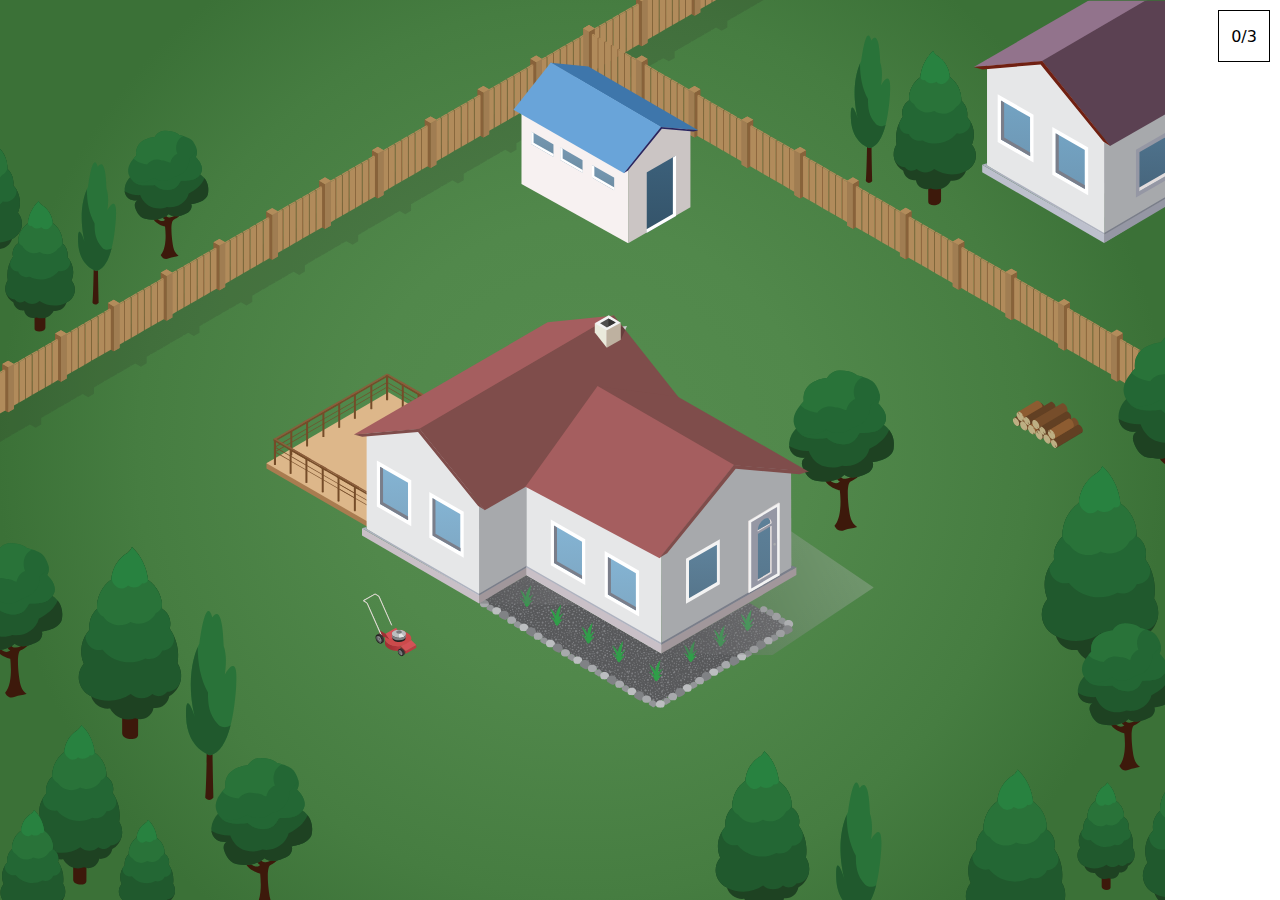
<file: index.html>
<!DOCTYPE html>
<html lang="en">

<head>
  <meta charset="UTF-8">
  <meta http-equiv="X-UA-Compatible" content="IE=edge">
  <meta name="viewport" content="width=device-width, initial-scale=1.0">
  <title>BBY-07</title>
  <link rel="stylesheet" href="./styles/style.css">
</head>

<body>
  <div id="container">
    <button id="back-button">
      back
    </button>
    <div id="task-counter">
      <div id="task-counter-text">
        <p><span id="task-counter-number">0/3</span></p>
      </div>
    </div>
    <div id="background-container">
      <div id="background">
        <div id="items">
          <img id="lawnmower" src="./images/lawnmower.svg" alt="lawnmower">
        </div>
        <img id="background-image" src="./images/background.svg" alt="background">
      </div>
    </div>
  </div>
  <div id="bottom">

    <div id="item-name">
      Lawnmower
    </div>
    <div id="bottom-container">
      <div id="item-description">
        <p><strong>A mowed lawn is a fire-resistant lawn</strong></p>
        <p>
          Grass shorter than 10 centimetres is less likely to burn intensely. Ensure your lawn is well-hydrated, as dry
          grass has a higher flammability potential.
        </p>
      </div>
      <div>
        <button id="item-button">
          Mow your lawn!
        </button>
      </div>
    </div>

    <!-- <div id="tasks">
      <div>
        Tasks:
        <div id="task-list">
          <input type="checkbox" id="task1" name="task1">
          <label for="task1"> Keep Grass and weeds cut</label><br>
          <input type="checkbox" id="task2" name="task2">
          <label for="task2"> Prune trees to create two-meter distance</label><br>
          <input type="checkbox" id="task3" name="task3">
          <label for="task3"> Move firewood and lumber away from house</label><br>
        </div>
      </div>
    </div>
    <div id="options">
      <div>
        Options:
        <div id="option-list">
          <input type="checkbox" id="option1" name="option1">
          <label for="option1"> Option 1</label><br>
          <input type="checkbox" id="option2" name="option2">
          <label for="option2"> Option 2</label><br>
        </div>
      </div>
    </div> -->
  </div>
</body>
<script type="text/javascript" src="./scripts/index.js"></script>

</html>
</file>
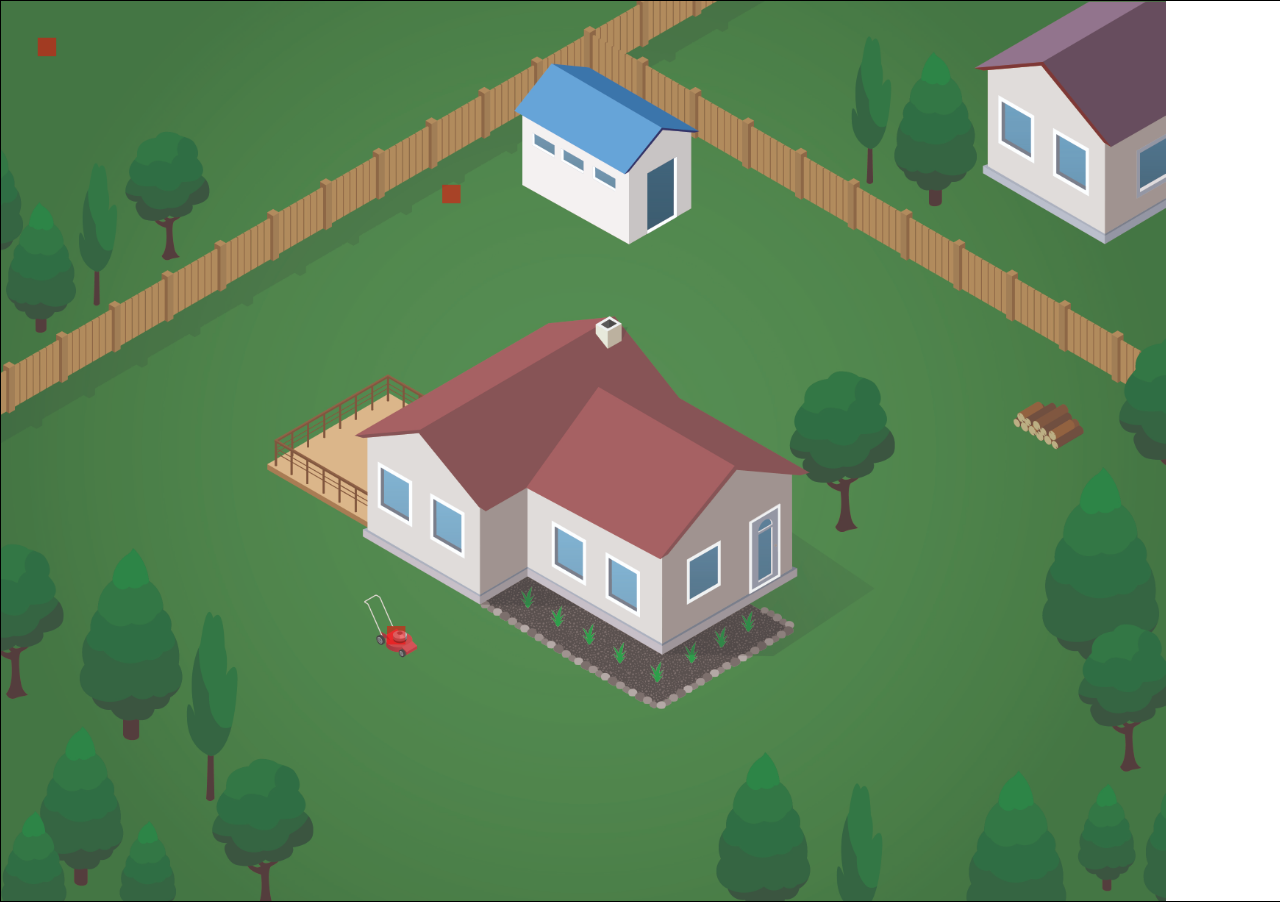
<file: game.html>
<!DOCTYPE html>
<html lang="en">

<head>
  <meta charset="UTF-8">
  <meta name="viewport" content="width=device-width, initial-scale=1.0">
  <title>Pannable Image</title>
  <link rel="stylesheet" href="./game.css">
  <style>
    canvas {
      border: 1px solid black;
    }
  </style>
</head>

<body>
  <canvas id="imageCanvas"></canvas>
  <script src="game.js"></script>
</body>

</html>
</file>
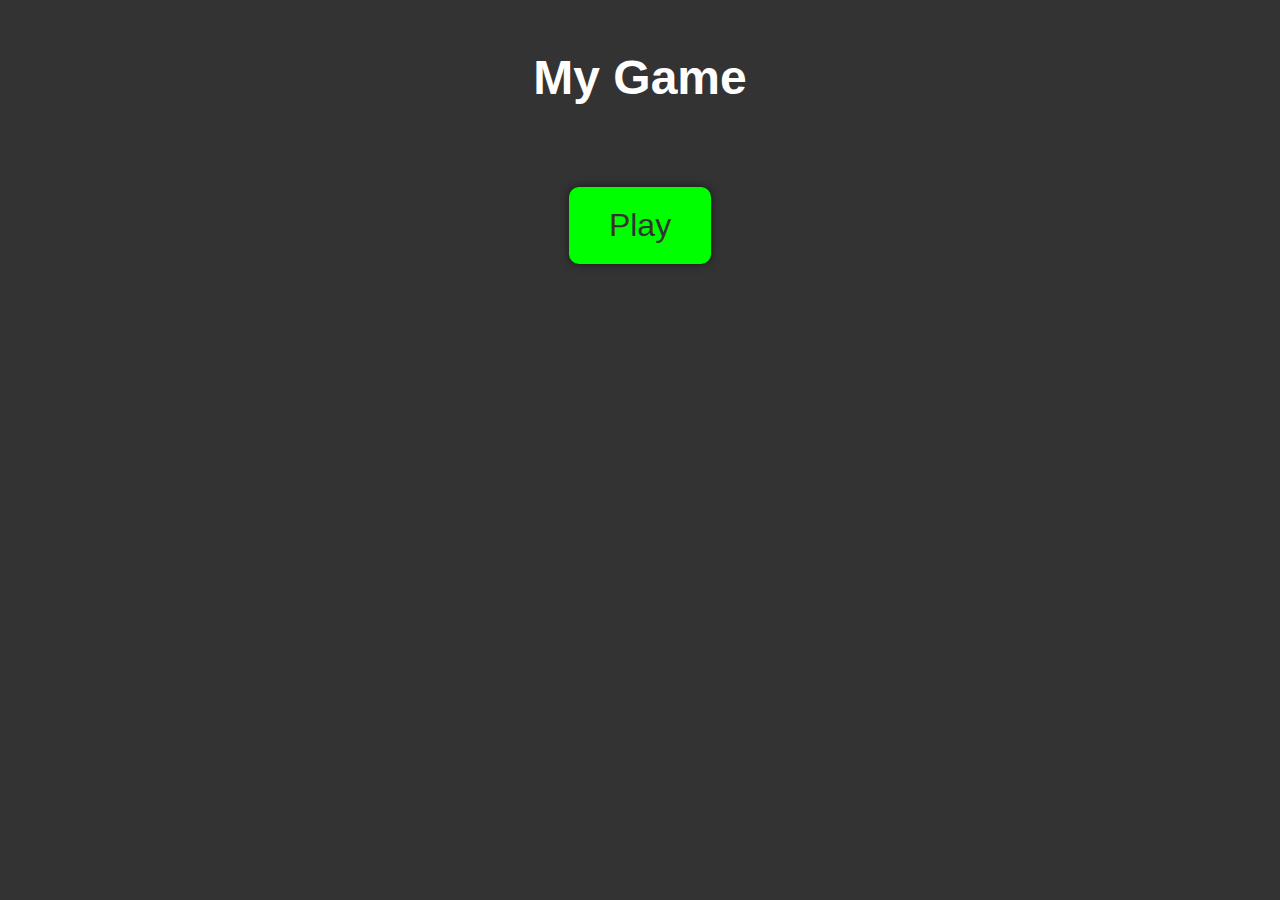
<file: landing.html>
<!DOCTYPE html>
<html>
<head>
	<title>My Game</title>
	<style>
		body {
			background-color: #333;
			font-family: Arial, sans-serif;
			color: #fff;
			text-align: center;
		}

		h1 {
			font-size: 3em;
			margin-top: 50px;
		}

		#play-button {
			display: inline-block;
			padding: 20px 40px;
			background-color: #00ff00;
			color: #333;
			font-size: 2em;
			text-decoration: none;
			border-radius: 10px;
			margin-top: 50px;
			box-shadow: 0 0 10px rgba(0, 0, 0, 0.5);
			transition: transform 0.2s ease-in-out, box-shadow 0.2s ease-in-out;
		}

		#play-button:hover {
			transform: scale(1.1);
			box-shadow: 0 0 20px rgba(0, 0, 0, 0.5);
		}
	</style>
</head>
<body>
	<h1>My Game</h1>
	<a href="#" id="play-button">Play</a>
</body>
</html>
</file>
<file: styles/style.css>
body {
  margin: 0;
  padding: 0;
  font-family: system-ui, -apple-system, BlinkMacSystemFont, "Segoe UI", Roboto,
    Oxygen, Ubuntu, Cantarell, "Open Sans", "Helvetica Neue", sans-serif;
  overflow: hidden;
}

html {
  overflow: hidden;
  padding: 0;
  margin: 0;
}

#container {
 height: 100vh;
}

#task-counter {
  z-index: 1;
  position: absolute;
  border: solid 1px black;
  background-color: white;
  width: 50px;
  height: 50px;
  text-align: center;
  right: 0;
  margin: 10px;
}

#background {
  height: 100%;
  /* transition: transform 330ms ease-in-out; */
}

#background-container {
  position: relative;
  height: 100%;
  overflow: auto;
}

#items {
  position: absolute;
  overflow: hidden;
  /* transform: scale(0.60); */
  top: 556px;
  left: 340px;
}

#lawnmower {
  width: 100%;
  height: 100%;
  z-index: 99;
  opacity: 0;
}

#background-image {
  height: 100%;
}

#options {
  display: none;
}

#back-button {
  position: absolute;
  display: none;
  top: 0;
  left: 0;
  z-index: 1;
  background-color: white;
  border: 1px solid black;
  padding: 5px;
  margin: 10px;
}

#bottom{
  display: none;
  position: absolute;
  bottom: 0;
  left: 0;
  width: 100%;
  height: 50vh;
  background-color: white;
  border: 1px solid black;
  border-radius: 15px;
  overflow: hidden;
  z-index: 1;
}

#item-name{
  text-align: center;
  font-size: 20px;
  margin: 1em;
  border-bottom: 1px solid black;
}

#item-description {
  text-align: center;
  margin: 1em;
  font-size: 18px;
}

#item-button {
  width: 100%;
  padding: 1em;
}

/* #bottom-container {
  height: 100%;
  display: flex;
  flex-direction: column;
  justify-content: space-between;
} */
</file>
<file: game.css>
body {
  margin: 0;
  padding: 0;
  font-family: system-ui, -apple-system, BlinkMacSystemFont, "Segoe UI", Roboto,
    Oxygen, Ubuntu, Cantarell, "Open Sans", "Helvetica Neue", sans-serif;
  overflow: hidden;
}
</file>
